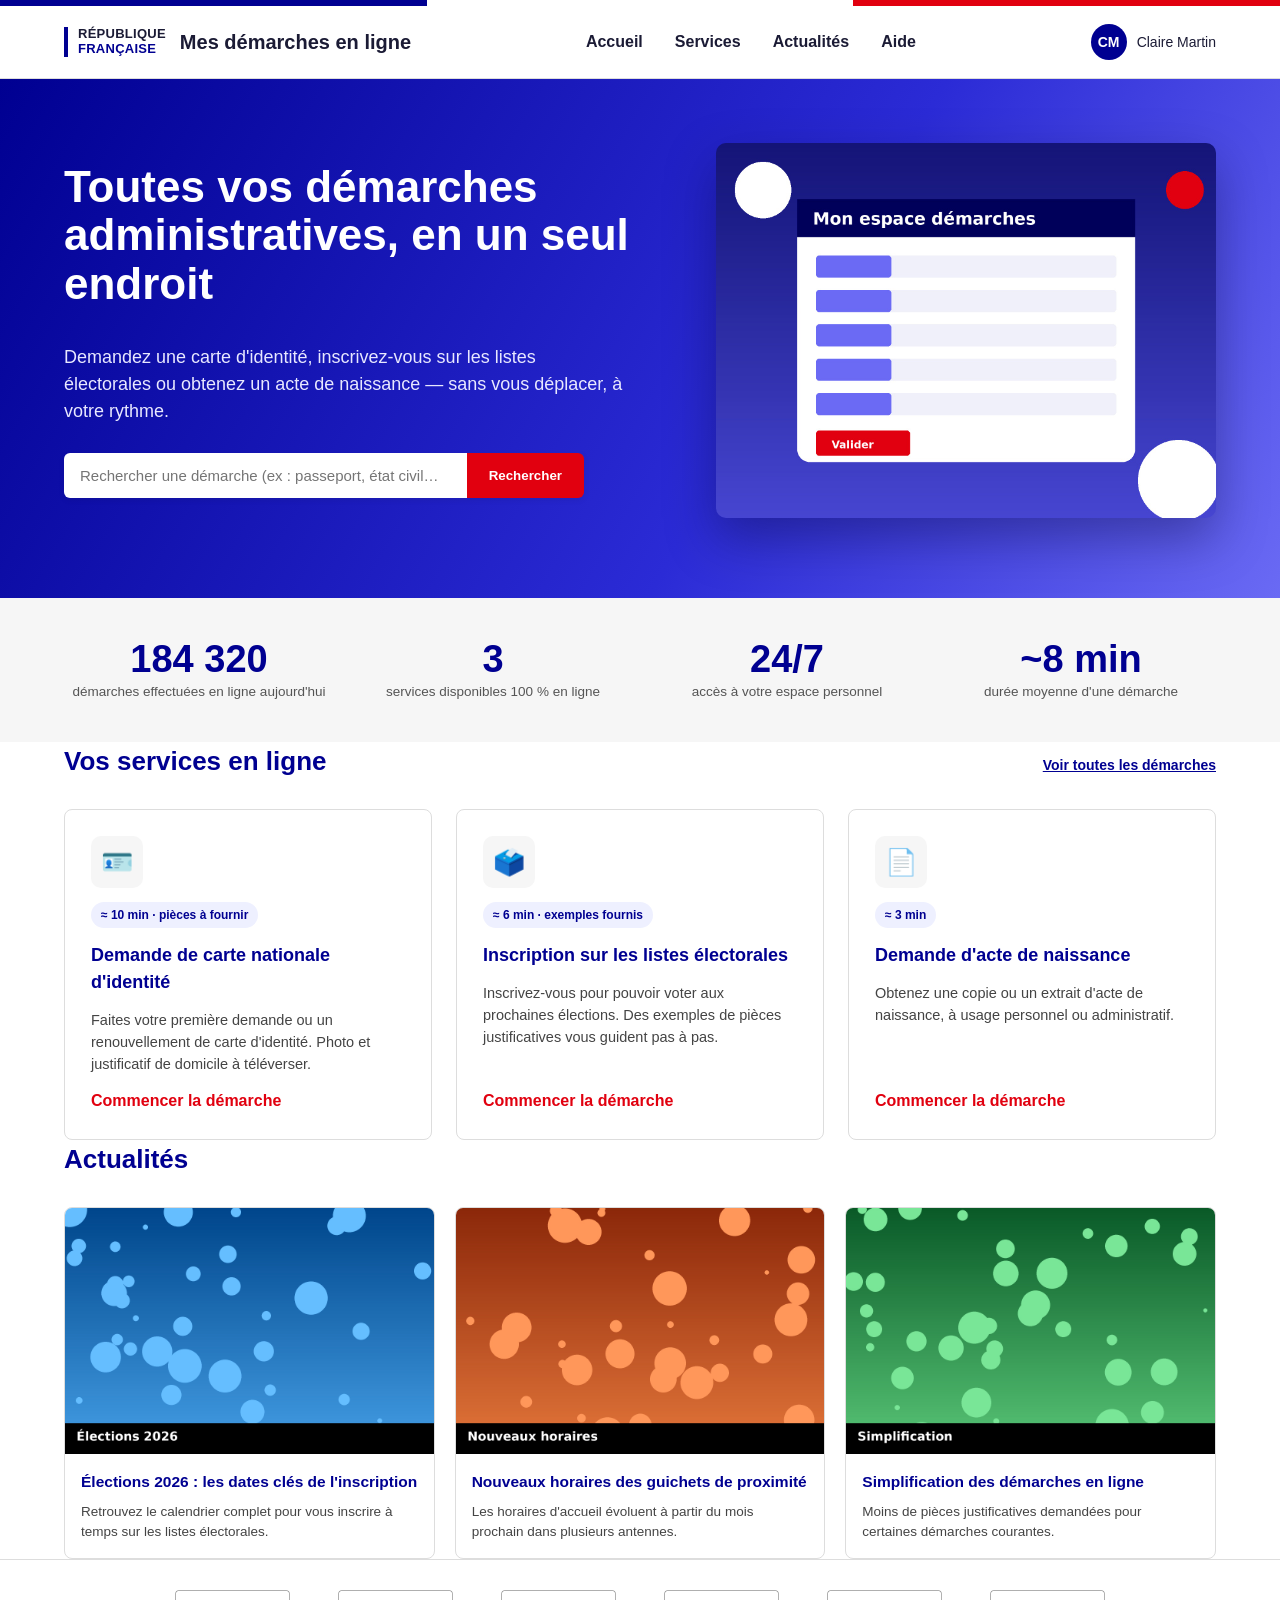
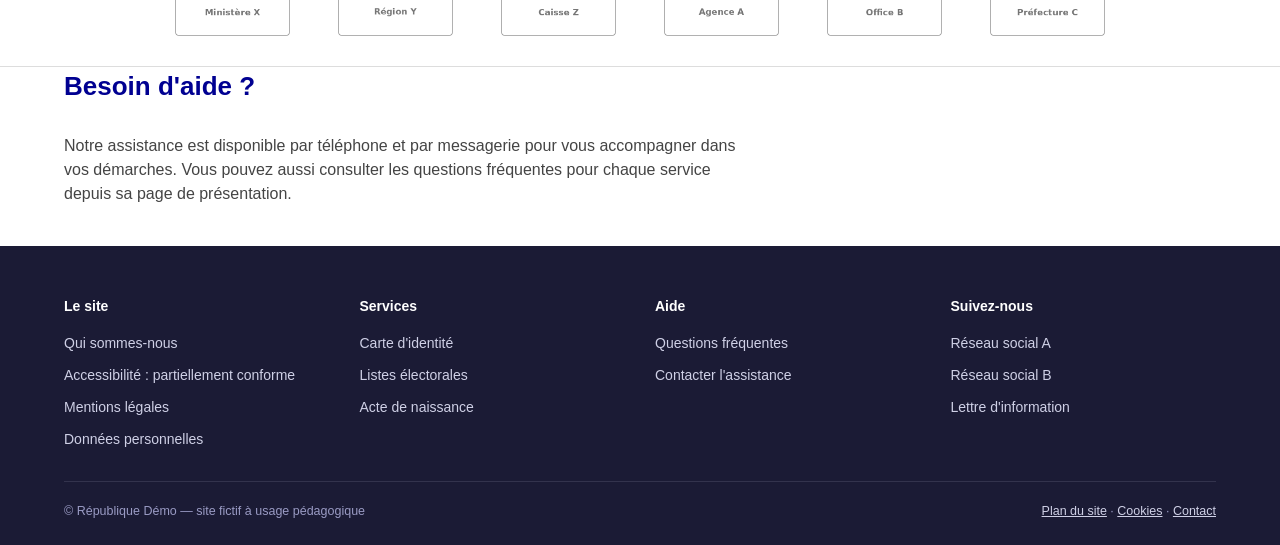
<file: index.html>
<!DOCTYPE html>
<html lang="fr">
<head>
<meta charset="UTF-8">
<meta name="viewport" content="width=device-width, initial-scale=1.0">
<meta http-equiv="Content-Security-Policy" content="default-src 'self'; script-src 'self' 'unsafe-inline'; style-src 'self' 'unsafe-inline'; img-src 'self' data:; font-src 'self'; connect-src 'self'; object-src 'none'; base-uri 'self'; form-action 'self'">
<meta http-equiv="X-Content-Type-Options" content="nosniff">
<link rel="icon" href="favicon.svg" type="image/svg+xml">
<link rel="icon" href="favicon.ico" sizes="any">
<title>Mes démarches en ligne — Carte d'identité, listes électorales, acte de naissance</title>
<meta name="description" content="Effectuez vos démarches administratives en ligne : demande de carte d'identité, inscription sur les listes électorales et demande d'acte de naissance.">
<meta name="robots" content="index, follow">
<link rel="canonical" href="https://charlenehourdin.github.io/servicepublic/">
<meta property="og:type" content="website">
<meta property="og:locale" content="fr_FR">
<meta property="og:site_name" content="Mes démarches en ligne">
<meta property="og:title" content="Mes démarches en ligne — Démarches administratives">
<meta property="og:description" content="Carte d'identité, listes électorales et acte de naissance : réalisez vos démarches en ligne.">
<meta property="og:url" content="https://charlenehourdin.github.io/servicepublic/">
<meta property="og:image" content="https://charlenehourdin.github.io/servicepublic/img/hero-illustration.jpg">
<meta name="twitter:card" content="summary_large_image">
<meta name="twitter:title" content="Mes démarches en ligne">
<meta name="twitter:description" content="Effectuez vos démarches administratives en ligne.">
<meta name="twitter:image" content="https://charlenehourdin.github.io/servicepublic/img/hero-illustration.jpg">
<link rel="stylesheet" href="css/style.min.css">
<script type="application/ld+json">
{
  "@context": "https://schema.org",
  "@graph": [
    {
      "@type": "WebSite",
      "name": "Mes démarches en ligne",
      "url": "https://charlenehourdin.github.io/servicepublic/",
      "description": "Portail de démonstration pour effectuer des démarches administratives en ligne.",
      "inLanguage": "fr-FR",
      "potentialAction": {
        "@type": "SearchAction",
        "target": "https://charlenehourdin.github.io/servicepublic/?q={search_term_string}",
        "query-input": "required name=search_term_string"
      }
    },
    {
      "@type": "Organization",
      "name": "République Démo",
      "url": "https://charlenehourdin.github.io/servicepublic/"
    }
  ]
}
</script>
</head>
<body>

<a class="skiplink" href="#contenu-principal">Aller au contenu</a>

<div class="bandeau-tricolore" aria-hidden="true"><span></span><span></span><span></span></div>

<header class="site-header">
  <div class="header-inner">
    <a href="index.html" class="bloc-marque">
      <span class="logo-rf">RÉPUBLIQUE<br><strong>FRANÇAISE</strong></span>
      <span class="nom-service">Mes démarches en ligne</span>
    </a>
    <nav class="nav-principale" aria-label="Navigation principale">
      <ul>
        <li><a href="index.html" aria-current="page">Accueil</a></li>
        <li><a href="#services">Services</a></li>
        <li><a href="#actualites">Actualités</a></li>
        <li><a href="#aide">Aide</a></li>
      </ul>
    </nav>
    <div class="compte-utilisateur" aria-label="Compte connecté : Claire Martin">
      <div class="avatar-utilisateur" aria-hidden="true">CM</div>
      <span>Claire Martin</span>
    </div>
  </div>
</header>

<main id="contenu-principal">

<section class="hero" aria-labelledby="titre-hero">
  <div class="hero-inner">
    <div>
      <h1 id="titre-hero">Toutes vos démarches administratives, en un seul endroit</h1>
      <p class="intro">Demandez une carte d'identité, inscrivez-vous sur les listes électorales ou obtenez un acte de naissance — sans vous déplacer, à votre rythme.</p>
      <form class="barre-recherche" role="search" action="index.html" method="get" onsubmit="return false;">
        <label class="visually-hidden" for="recherche-demarche">Rechercher une démarche</label>
        <input type="search" id="recherche-demarche" name="q" placeholder="Rechercher une démarche (ex : passeport, état civil…)" autocomplete="off">
        <button type="submit">Rechercher</button>
      </form>
    </div>
    <div class="hero-media">
      <img src="img/hero-illustration.jpg" alt="Espace personnel de démarches en ligne sur un écran" width="1600" height="1200" fetchpriority="high">
    </div>
  </div>
</section>

<section class="chiffres-cles" aria-label="Chiffres clés">
  <div class="conteneur">
    <div class="chiffres-grid">
      <div>
        <div class="chiffre">184 320</div>
        <div class="chiffre-label">démarches effectuées en ligne aujourd'hui</div>
      </div>
      <div>
        <div class="chiffre">3</div>
        <div class="chiffre-label">services disponibles 100 % en ligne</div>
      </div>
      <div>
        <div class="chiffre">24/7</div>
        <div class="chiffre-label">accès à votre espace personnel</div>
      </div>
      <div>
        <div class="chiffre">~8 min</div>
        <div class="chiffre-label">durée moyenne d'une démarche</div>
      </div>
    </div>
  </div>
</section>

<section id="services" class="conteneur" aria-labelledby="titre-services">
  <div class="section-titre">
    <h2 id="titre-services">Vos services en ligne</h2>
    <a class="lien-tout" href="#services">Voir toutes les démarches</a>
  </div>

  <ul class="grille-services">
    <li>
      <a class="carte-service" href="pages/carte-identite/etape-1.html">
        <div class="pictogramme" aria-hidden="true">🪪</div>
        <span class="badge-duree">≈ 10 min · pièces à fournir</span>
        <h3>Demande de carte nationale d'identité</h3>
        <p>Faites votre première demande ou un renouvellement de carte d'identité. Photo et justificatif de domicile à téléverser.</p>
        <span class="fleche">Commencer la démarche</span>
      </a>
    </li>
    <li>
      <a class="carte-service" href="pages/inscription-electorale/etape-1.html">
        <div class="pictogramme" aria-hidden="true">🗳️</div>
        <span class="badge-duree">≈ 6 min · exemples fournis</span>
        <h3>Inscription sur les listes électorales</h3>
        <p>Inscrivez-vous pour pouvoir voter aux prochaines élections. Des exemples de pièces justificatives vous guident pas à pas.</p>
        <span class="fleche">Commencer la démarche</span>
      </a>
    </li>
    <li>
      <a class="carte-service" href="pages/acte-naissance/etape-1.html">
        <div class="pictogramme" aria-hidden="true">📄</div>
        <span class="badge-duree">≈ 3 min</span>
        <h3>Demande d'acte de naissance</h3>
        <p>Obtenez une copie ou un extrait d'acte de naissance, à usage personnel ou administratif.</p>
        <span class="fleche">Commencer la démarche</span>
      </a>
    </li>
  </ul>
</section>

<section id="actualites" class="conteneur" aria-labelledby="titre-actualites">
  <div class="section-titre">
    <h2 id="titre-actualites">Actualités</h2>
  </div>
  <div class="bloc-actus">
    <article class="carte-actu">
      <img src="img/actu-1.jpg" alt="Calendrier électoral et urne de vote" width="1920" height="1280" loading="lazy">
      <div class="contenu">
        <h3>Élections 2026 : les dates clés de l'inscription</h3>
        <p>Retrouvez le calendrier complet pour vous inscrire à temps sur les listes électorales.</p>
      </div>
    </article>
    <article class="carte-actu">
      <img src="img/actu-2.jpg" alt="Guichet d'accueil d'une administration" width="1920" height="1280" loading="lazy">
      <div class="contenu">
        <h3>Nouveaux horaires des guichets de proximité</h3>
        <p>Les horaires d'accueil évoluent à partir du mois prochain dans plusieurs antennes.</p>
      </div>
    </article>
    <article class="carte-actu">
      <img src="img/actu-3.jpg" alt="Personne effectuant une démarche sur un ordinateur" width="1920" height="1280" loading="lazy">
      <div class="contenu">
        <h3>Simplification des démarches en ligne</h3>
        <p>Moins de pièces justificatives demandées pour certaines démarches courantes.</p>
      </div>
    </article>
  </div>
</section>

<aside class="bandeau-partenaires" aria-label="Organismes partenaires">
  <div class="piste-logos">
    <img src="img/logo-1.png" alt="Ministère X" width="400" height="160" loading="lazy">
    <img src="img/logo-2.png" alt="Région Y" width="400" height="160" loading="lazy">
    <img src="img/logo-3.png" alt="Caisse Z" width="400" height="160" loading="lazy">
    <img src="img/logo-4.png" alt="Agence A" width="400" height="160" loading="lazy">
    <img src="img/logo-5.png" alt="Office B" width="400" height="160" loading="lazy">
    <img src="img/logo-6.png" alt="Préfecture C" width="400" height="160" loading="lazy">
  </div>
</aside>

<section id="aide" class="conteneur" aria-labelledby="titre-aide">
  <div class="section-titre"><h2 id="titre-aide">Besoin d'aide ?</h2></div>
  <p class="texte-aide">Notre assistance est disponible par téléphone et par messagerie pour vous accompagner dans vos démarches. Vous pouvez aussi consulter les questions fréquentes pour chaque service depuis sa page de présentation.</p>
</section>

</main>

<footer class="site-footer">
  <div class="conteneur">
    <div class="footer-grid">
      <div>
        <h2>Le site</h2>
        <ul>
          <li><a href="#aide">Qui sommes-nous</a></li>
          <li><a href="#aide">Accessibilité : partiellement conforme</a></li>
          <li><a href="#aide">Mentions légales</a></li>
          <li><a href="#aide">Données personnelles</a></li>
        </ul>
      </div>
      <nav aria-label="Services dans le pied de page">
        <h2>Services</h2>
        <ul>
          <li><a href="pages/carte-identite/etape-1.html">Carte d'identité</a></li>
          <li><a href="pages/inscription-electorale/etape-1.html">Listes électorales</a></li>
          <li><a href="pages/acte-naissance/etape-1.html">Acte de naissance</a></li>
        </ul>
      </nav>
      <div>
        <h2>Aide</h2>
        <ul>
          <li><a href="#aide">Questions fréquentes</a></li>
          <li><a href="#aide">Contacter l'assistance</a></li>
        </ul>
      </div>
      <div>
        <h2>Suivez-nous</h2>
        <ul>
          <li><a href="#aide">Réseau social A</a></li>
          <li><a href="#aide">Réseau social B</a></li>
          <li><a href="#aide">Lettre d'information</a></li>
        </ul>
      </div>
    </div>
    <div class="footer-bas">
      <span>© République Démo — site fictif à usage pédagogique</span>
      <span><a href="#contenu-principal">Plan du site</a> · <a href="#aide">Cookies</a> · <a href="#aide">Contact</a></span>
    </div>
  </div>
</footer>

<script src="js/main.min.js"></script>
</body>
</html>
</file>
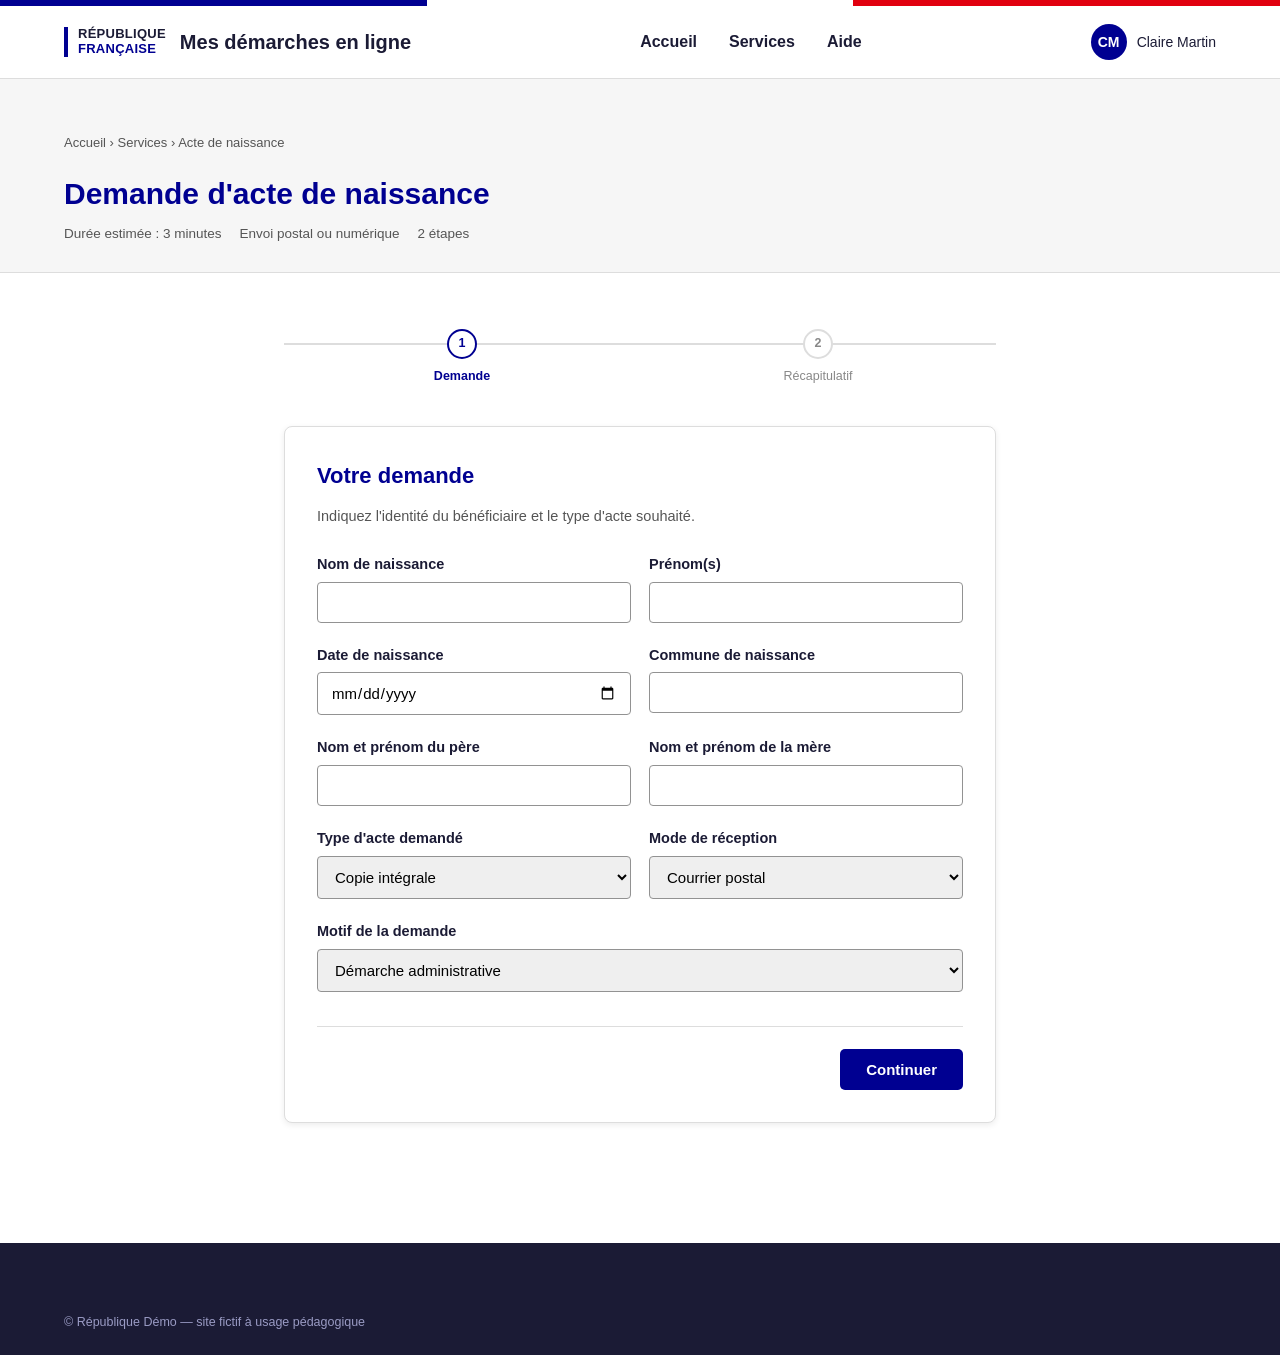
<file: pages/acte-naissance/etape-1.html>
<!DOCTYPE html>
<html lang="fr">
<head>
<meta charset="UTF-8">
<meta name="viewport" content="width=device-width, initial-scale=1.0">
<meta http-equiv="Content-Security-Policy" content="default-src 'self'; script-src 'self' 'unsafe-inline'; style-src 'self' 'unsafe-inline'; img-src 'self' data:; font-src 'self'; connect-src 'self'; object-src 'none'; base-uri 'self'; form-action 'self'">
<meta http-equiv="X-Content-Type-Options" content="nosniff">
<link rel="icon" href="../../favicon.svg" type="image/svg+xml">
<link rel="icon" href="../../favicon.ico" sizes="any">
<title>Demande d'acte de naissance — Mes démarches en ligne</title>
<meta name="description" content="Demandez une copie ou un extrait d'acte de naissance en ligne, avec envoi postal ou numérique.">
<meta name="robots" content="index, follow">
<link rel="canonical" href="https://charlenehourdin.github.io/servicepublic/pages/acte-naissance/etape-1.html">
<meta property="og:type" content="website">
<meta property="og:locale" content="fr_FR">
<meta property="og:title" content="Demande d'acte de naissance">
<meta property="og:description" content="Obtenez une copie ou un extrait d'acte de naissance en ligne.">
<meta property="og:url" content="https://charlenehourdin.github.io/servicepublic/pages/acte-naissance/etape-1.html">
<link rel="stylesheet" href="../../css/style.min.css">
</head>
<body>

<a class="skiplink" href="#contenu-principal">Aller au contenu</a>

<div class="bandeau-tricolore" aria-hidden="true"><span></span><span></span><span></span></div>

<header class="site-header">
  <div class="header-inner">
    <a href="../../index.html" class="bloc-marque">
      <span class="logo-rf">RÉPUBLIQUE<br><strong>FRANÇAISE</strong></span>
      <span class="nom-service">Mes démarches en ligne</span>
    </a>
    <nav class="nav-principale" aria-label="Navigation principale">
      <ul>
        <li><a href="../../index.html">Accueil</a></li>
        <li><a href="../../index.html#services">Services</a></li>
        <li><a href="../../index.html#aide">Aide</a></li>
      </ul>
    </nav>
    <div class="compte-utilisateur" aria-label="Compte connecté : Claire Martin">
      <div class="avatar-utilisateur" aria-hidden="true">CM</div>
      <span>Claire Martin</span>
    </div>
  </div>
</header>

<main id="contenu-principal">

<div class="entete-service">
  <div class="conteneur">
    <nav class="fil-ariane" aria-label="Fil d'Ariane">
      <a href="../../index.html">Accueil</a> › <a href="../../index.html#services">Services</a> › <span aria-current="page">Acte de naissance</span>
    </nav>
    <h1>Demande d'acte de naissance</h1>
    <div class="meta">
      <span>Durée estimée : 3 minutes</span>
      <span>Envoi postal ou numérique</span>
      <span>2 étapes</span>
    </div>
  </div>
</div>

<div class="zone-formulaire">

  <ol class="stepper" aria-label="Étapes de la démarche">
    <li class="step actif" data-step="1" aria-current="step"><div class="rond" aria-hidden="true">1</div>Demande</li>
    <li class="step" data-step="2"><div class="rond" aria-hidden="true">2</div>Récapitulatif</li>
  </ol>

  <div id="etape-1" class="ecran-etape actif" aria-labelledby="titre-etape-1">
    <div class="carte-etape">
      <h2 id="titre-etape-1">Votre demande</h2>
      <p class="sous-titre">Indiquez l'identité du bénéficiaire et le type d'acte souhaité.</p>

      <div class="ligne-deux">
        <div class="groupe-champ">
          <label for="nom">Nom de naissance</label>
          <input type="text" id="nom" name="nom" autocomplete="family-name">
        </div>
        <div class="groupe-champ">
          <label for="prenom">Prénom(s)</label>
          <input type="text" id="prenom" name="prenom" autocomplete="given-name">
        </div>
      </div>

      <div class="ligne-deux">
        <div class="groupe-champ">
          <label for="date-naissance">Date de naissance</label>
          <input type="date" id="date-naissance" name="date-naissance" autocomplete="bday">
        </div>
        <div class="groupe-champ">
          <label for="lieu-naissance">Commune de naissance</label>
          <input type="text" id="lieu-naissance" name="lieu-naissance">
        </div>
      </div>

      <div class="ligne-deux">
        <div class="groupe-champ">
          <label for="nom-pere">Nom et prénom du père</label>
          <input type="text" id="nom-pere" name="nom-pere">
        </div>
        <div class="groupe-champ">
          <label for="nom-mere">Nom et prénom de la mère</label>
          <input type="text" id="nom-mere" name="nom-mere">
        </div>
      </div>

      <div class="ligne-deux">
        <div class="groupe-champ">
          <label for="type-acte">Type d'acte demandé</label>
          <select id="type-acte" name="type-acte">
            <option>Copie intégrale</option>
            <option>Extrait avec filiation</option>
            <option>Extrait sans filiation</option>
          </select>
        </div>
        <div class="groupe-champ">
          <label for="mode-envoi">Mode de réception</label>
          <select id="mode-envoi" name="mode-envoi">
            <option>Courrier postal</option>
            <option>Téléchargement numérique</option>
          </select>
        </div>
      </div>

      <div class="groupe-champ">
        <label for="motif">Motif de la demande</label>
        <select id="motif" name="motif">
          <option>Démarche administrative</option>
          <option>Mariage</option>
          <option>Naturalisation</option>
          <option>Usage personnel</option>
        </select>
      </div>

      <div class="actions-etape">
        <span></span>
        <button class="bouton bouton-primaire" type="button" onclick="allerEtape(2)">Continuer</button>
      </div>
    </div>
  </div>

  <div id="etape-2" class="ecran-etape" aria-labelledby="titre-etape-2" aria-hidden="true" inert>
    <div class="carte-etape">
      <h2 id="titre-etape-2">Vérifiez votre demande</h2>

      <div class="recapitulatif" aria-label="Récapitulatif de la demande">
        <div class="recap-ligne"><span class="label">Bénéficiaire</span><span class="valeur">Claire Martin</span></div>
        <div class="recap-ligne"><span class="label">Né(e) le</span><span class="valeur">14/03/1990 à Toulouse</span></div>
        <div class="recap-ligne"><span class="label">Type d'acte</span><span class="valeur">Copie intégrale</span></div>
        <div class="recap-ligne"><span class="label">Mode de réception</span><span class="valeur">Courrier postal</span></div>
      </div>

      <div class="groupe-champ">
        <label for="attestation-naiss"><input type="checkbox" id="attestation-naiss" name="attestation" checked> Je certifie l'exactitude de ces informations.</label>
      </div>

      <div class="progress-wrap" data-progress-wrap hidden>
        <p class="progress-label" id="label-progress-naiss">Envoi de la demande en cours…</p>
        <div class="progress-track" role="progressbar" aria-labelledby="label-progress-naiss" aria-valuemin="0" aria-valuemax="100" aria-valuenow="0">
          <div class="progress-bar" data-progress-bar></div>
        </div>
      </div>

      <div class="actions-etape">
        <button class="bouton bouton-secondaire" type="button" onclick="allerEtape(1)">Retour</button>
        <button class="bouton bouton-primaire" id="bouton-soumettre" type="button" onclick="soumettreDossier('NAISS')">Envoyer ma demande</button>
      </div>
    </div>
  </div>

  <div id="etape-99" class="ecran-etape" aria-labelledby="titre-confirmation" aria-hidden="true" inert>
    <div class="carte-etape bandeau-confirmation">
      <div class="icone-ok" aria-hidden="true">✓</div>
      <h2 id="titre-confirmation">Votre demande a bien été envoyée</h2>
      <p>Votre numéro de suivi de dossier :</p>
      <div class="numero-dossier" data-numero-dossier aria-live="polite">—</div>
      <p class="actions-confirmation"><a class="bouton bouton-secondaire" href="../../index.html">Retour à l'accueil</a></p>
    </div>
  </div>

</div>

</main>

<footer class="site-footer">
  <div class="conteneur footer-bas" style="border-top:none;">
    <span>© République Démo — site fictif à usage pédagogique</span>
  </div>
</footer>

<script src="../../js/main.min.js"></script>
</body>
</html>
</file>
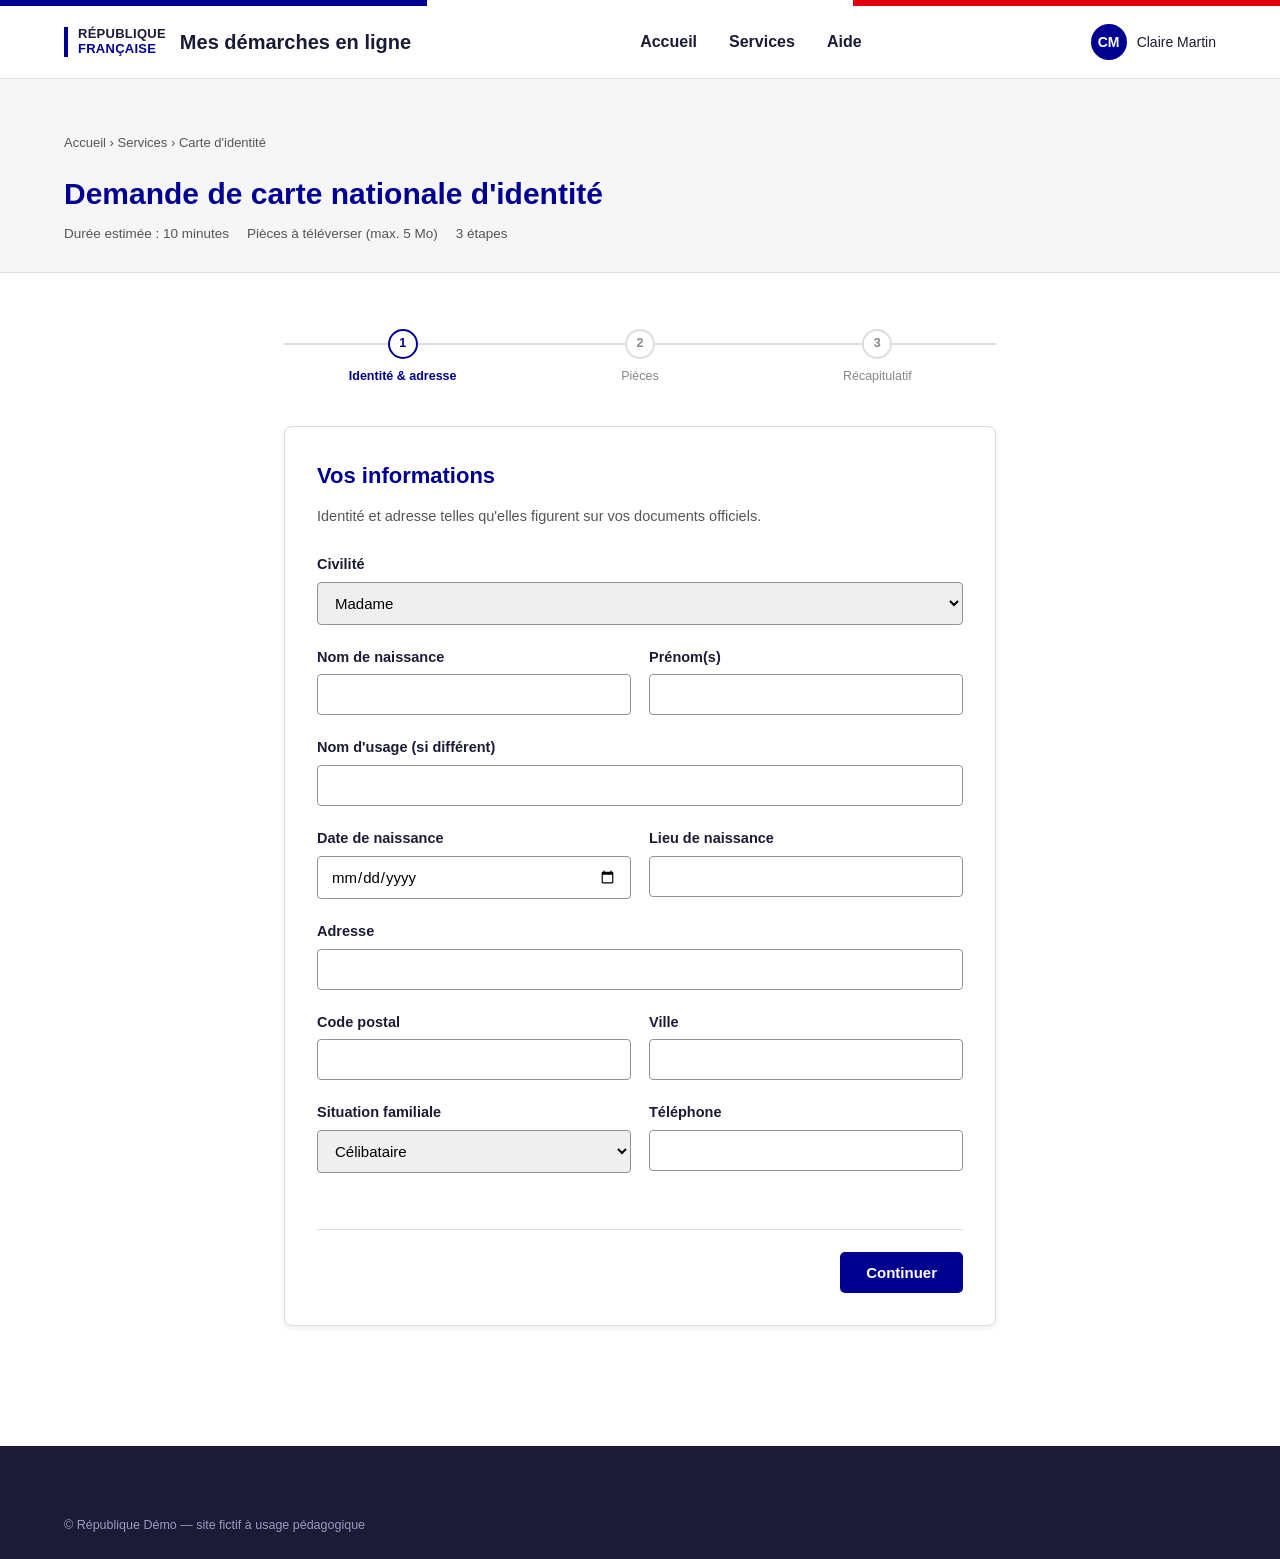
<file: pages/carte-identite/etape-1.html>
<!DOCTYPE html>
<html lang="fr">
<head>
<meta charset="UTF-8">
<meta name="viewport" content="width=device-width, initial-scale=1.0">
<meta http-equiv="Content-Security-Policy" content="default-src 'self'; script-src 'self' 'unsafe-inline'; style-src 'self' 'unsafe-inline'; img-src 'self' data:; font-src 'self'; connect-src 'self'; object-src 'none'; base-uri 'self'; form-action 'self'">
<meta http-equiv="X-Content-Type-Options" content="nosniff">
<link rel="icon" href="../../favicon.svg" type="image/svg+xml">
<link rel="icon" href="../../favicon.ico" sizes="any">
<title>Demande de carte nationale d'identité — Mes démarches en ligne</title>
<meta name="description" content="Demandez ou renouvelez votre carte nationale d'identité en ligne. Téléversez votre photo et votre justificatif de domicile.">
<meta name="robots" content="index, follow">
<link rel="canonical" href="https://charlenehourdin.github.io/servicepublic/pages/carte-identite/etape-1.html">
<meta property="og:type" content="website">
<meta property="og:locale" content="fr_FR">
<meta property="og:title" content="Demande de carte nationale d'identité">
<meta property="og:description" content="Effectuez votre demande de carte d'identité en ligne en quelques étapes.">
<meta property="og:url" content="https://charlenehourdin.github.io/servicepublic/pages/carte-identite/etape-1.html">
<link rel="stylesheet" href="../../css/style.min.css">
</head>
<body>

<a class="skiplink" href="#contenu-principal">Aller au contenu</a>

<div class="bandeau-tricolore" aria-hidden="true"><span></span><span></span><span></span></div>

<header class="site-header">
  <div class="header-inner">
    <a href="../../index.html" class="bloc-marque">
      <span class="logo-rf">RÉPUBLIQUE<br><strong>FRANÇAISE</strong></span>
      <span class="nom-service">Mes démarches en ligne</span>
    </a>
    <nav class="nav-principale" aria-label="Navigation principale">
      <ul>
        <li><a href="../../index.html">Accueil</a></li>
        <li><a href="../../index.html#services">Services</a></li>
        <li><a href="../../index.html#aide">Aide</a></li>
      </ul>
    </nav>
    <div class="compte-utilisateur" aria-label="Compte connecté : Claire Martin">
      <div class="avatar-utilisateur" aria-hidden="true">CM</div>
      <span>Claire Martin</span>
    </div>
  </div>
</header>

<main id="contenu-principal">

<div class="entete-service">
  <div class="conteneur">
    <nav class="fil-ariane" aria-label="Fil d'Ariane">
      <a href="../../index.html">Accueil</a> › <a href="../../index.html#services">Services</a> › <span aria-current="page">Carte d'identité</span>
    </nav>
    <h1>Demande de carte nationale d'identité</h1>
    <div class="meta">
      <span>Durée estimée : 10 minutes</span>
      <span>Pièces à téléverser (max. 5 Mo)</span>
      <span>3 étapes</span>
    </div>
  </div>
</div>

<div class="zone-formulaire">

  <ol class="stepper" aria-label="Étapes de la démarche">
    <li class="step actif" data-step="1" aria-current="step"><div class="rond" aria-hidden="true">1</div>Identité &amp; adresse</li>
    <li class="step" data-step="2"><div class="rond" aria-hidden="true">2</div>Pièces</li>
    <li class="step" data-step="3"><div class="rond" aria-hidden="true">3</div>Récapitulatif</li>
  </ol>

  <div id="etape-1" class="ecran-etape actif" aria-labelledby="titre-etape-1">
    <div class="carte-etape">
      <h2 id="titre-etape-1">Vos informations</h2>
      <p class="sous-titre">Identité et adresse telles qu'elles figurent sur vos documents officiels.</p>

      <div class="groupe-champ">
        <label for="civilite">Civilité</label>
        <select id="civilite" name="civilite" autocomplete="sex">
          <option>Madame</option>
          <option>Monsieur</option>
        </select>
      </div>

      <div class="ligne-deux">
        <div class="groupe-champ">
          <label for="nom">Nom de naissance</label>
          <input type="text" id="nom" name="nom" autocomplete="family-name">
        </div>
        <div class="groupe-champ">
          <label for="prenom">Prénom(s)</label>
          <input type="text" id="prenom" name="prenom" autocomplete="given-name">
        </div>
      </div>

      <div class="groupe-champ">
        <label for="nom-usage">Nom d'usage (si différent)</label>
        <input type="text" id="nom-usage" name="nom-usage" autocomplete="additional-name">
      </div>

      <div class="ligne-deux">
        <div class="groupe-champ">
          <label for="date-naissance">Date de naissance</label>
          <input type="date" id="date-naissance" name="date-naissance" autocomplete="bday">
        </div>
        <div class="groupe-champ">
          <label for="lieu-naissance">Lieu de naissance</label>
          <input type="text" id="lieu-naissance" name="lieu-naissance">
        </div>
      </div>

      <div class="groupe-champ">
        <label for="adresse">Adresse</label>
        <input type="text" id="adresse" name="adresse" autocomplete="street-address">
      </div>

      <div class="ligne-deux">
        <div class="groupe-champ">
          <label for="cp">Code postal</label>
          <input type="text" id="cp" name="cp" autocomplete="postal-code" inputmode="numeric">
        </div>
        <div class="groupe-champ">
          <label for="ville">Ville</label>
          <input type="text" id="ville" name="ville" autocomplete="address-level2">
        </div>
      </div>

      <div class="ligne-deux">
        <div class="groupe-champ">
          <label for="situation">Situation familiale</label>
          <select id="situation" name="situation">
            <option>Célibataire</option>
            <option>Marié(e)</option>
            <option>Pacsé(e)</option>
            <option>Divorcé(e)</option>
            <option>Veuf/Veuve</option>
          </select>
        </div>
        <div class="groupe-champ">
          <label for="telephone">Téléphone</label>
          <input type="tel" id="telephone" name="telephone" autocomplete="tel">
        </div>
      </div>

      <div class="actions-etape">
        <span></span>
        <button class="bouton bouton-primaire" type="button" onclick="allerEtape(2)">Continuer</button>
      </div>
    </div>
  </div>

  <div id="etape-2" class="ecran-etape" aria-labelledby="titre-etape-2" aria-hidden="true" inert>
    <div class="carte-etape">
      <h2 id="titre-etape-2">Pièces justificatives</h2>
      <p class="sous-titre">Téléversez une photo d'identité récente et votre justificatif de domicile. Taille maximale : <strong>5 Mo</strong> par fichier.</p>

      <div class="groupe-champ">
        <label for="input-fichier">Photo d'identité et justificatif de domicile</label>
        <div class="zone-upload" aria-label="Zone de dépôt de fichiers">
          <div class="icone" aria-hidden="true">📤</div>
          <p><strong>Cliquez pour sélectionner vos fichiers</strong> ou glissez-les ici</p>
          <div class="formats" id="formats-fichier">Formats : JPG, PNG, PDF — max. 5 Mo par fichier</div>
        </div>
        <input type="file" id="input-fichier" name="fichiers" multiple accept="image/jpeg,image/png,application/pdf" class="visually-hidden" aria-describedby="formats-fichier info-poids-cni">
        <p class="info-poids" id="info-poids-cni" data-poids-selection>Aucun fichier · max. 5 Mo par fichier</p>
        <div class="alerte-upload" data-alerte-upload hidden role="alert"></div>
        <div class="liste-fichiers" role="list" aria-live="polite" aria-label="Fichiers sélectionnés"></div>
      </div>

      <div class="actions-etape">
        <button class="bouton bouton-secondaire" type="button" onclick="allerEtape(1)">Retour</button>
        <button class="bouton bouton-primaire" type="button" onclick="allerEtape(3)">Continuer</button>
      </div>
    </div>
  </div>

  <div id="etape-3" class="ecran-etape" aria-labelledby="titre-etape-3" aria-hidden="true" inert>
    <div class="carte-etape">
      <h2 id="titre-etape-3">Vérifiez votre dossier</h2>
      <p class="sous-titre">Relisez les informations avant l'envoi définitif.</p>

      <div class="recapitulatif" aria-label="Récapitulatif du dossier">
        <div class="recap-ligne"><span class="label">Nom</span><span class="valeur">Martin</span></div>
        <div class="recap-ligne"><span class="label">Prénom</span><span class="valeur">Claire</span></div>
        <div class="recap-ligne"><span class="label">Date de naissance</span><span class="valeur">14/03/1990</span></div>
        <div class="recap-ligne"><span class="label">Adresse</span><span class="valeur">12 rue des Lilas, 31000 Toulouse</span></div>
        <div class="recap-ligne"><span class="label">Pièces jointes</span><span class="valeur">Voir étape précédente</span></div>
      </div>

      <div class="groupe-champ">
        <label for="attestation-cni"><input type="checkbox" id="attestation-cni" name="attestation" checked> J'atteste de l'exactitude des informations fournies.</label>
      </div>

      <div class="progress-wrap" data-progress-wrap hidden>
        <p class="progress-label" id="label-progress-cni">Envoi du dossier en cours…</p>
        <div class="progress-track" role="progressbar" aria-labelledby="label-progress-cni" aria-valuemin="0" aria-valuemax="100" aria-valuenow="0">
          <div class="progress-bar" data-progress-bar></div>
        </div>
      </div>

      <div class="actions-etape">
        <button class="bouton bouton-secondaire" type="button" onclick="allerEtape(2)">Retour</button>
        <button class="bouton bouton-primaire" id="bouton-soumettre" type="button" onclick="soumettreDossier('CNI')">Envoyer ma demande</button>
      </div>
    </div>
  </div>

  <div id="etape-99" class="ecran-etape" aria-labelledby="titre-confirmation" aria-hidden="true" inert>
    <div class="carte-etape bandeau-confirmation">
      <div class="icone-ok" aria-hidden="true">✓</div>
      <h2 id="titre-confirmation">Votre demande a bien été envoyée</h2>
      <p>Vous recevrez un courriel de confirmation. Votre numéro de suivi de dossier :</p>
      <div class="numero-dossier" data-numero-dossier aria-live="polite">—</div>
      <p class="actions-confirmation"><a class="bouton bouton-secondaire" href="../../index.html">Retour à l'accueil</a></p>
    </div>
  </div>

</div>

</main>

<footer class="site-footer">
  <div class="conteneur footer-bas" style="border-top:none;">
    <span>© République Démo — site fictif à usage pédagogique</span>
  </div>
</footer>

<script src="../../js/main.min.js"></script>
</body>
</html>
</file>
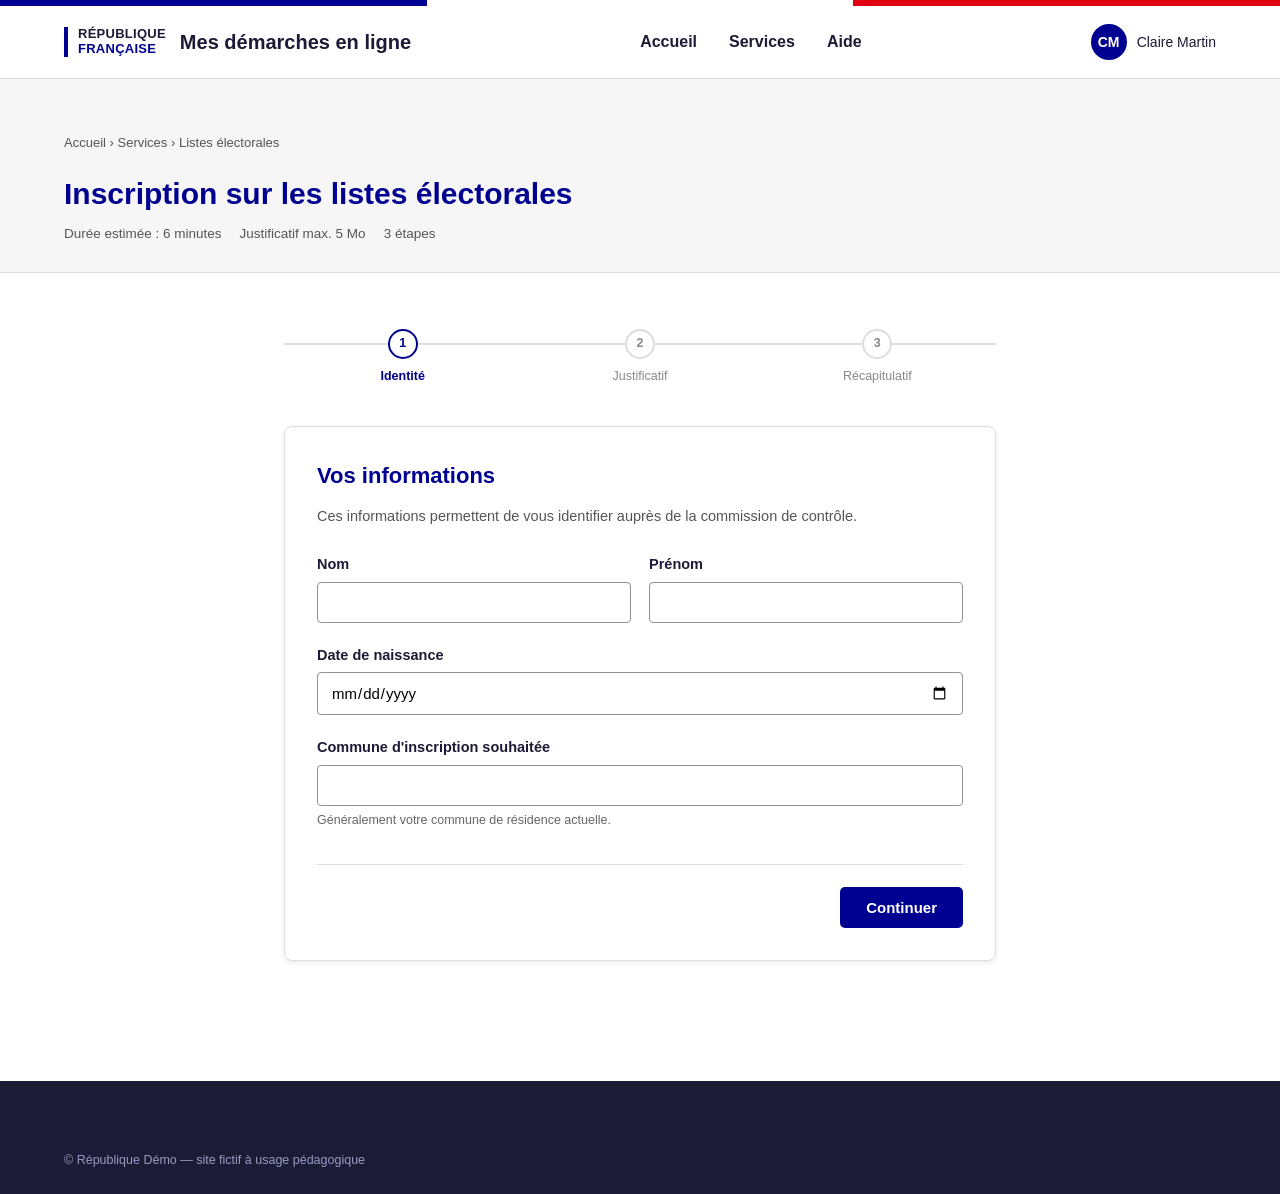
<file: pages/inscription-electorale/etape-1.html>
<!DOCTYPE html>
<html lang="fr">
<head>
<meta charset="UTF-8">
<meta name="viewport" content="width=device-width, initial-scale=1.0">
<meta http-equiv="Content-Security-Policy" content="default-src 'self'; script-src 'self' 'unsafe-inline'; style-src 'self' 'unsafe-inline'; img-src 'self' data:; font-src 'self'; connect-src 'self'; object-src 'none'; base-uri 'self'; form-action 'self'">
<meta http-equiv="X-Content-Type-Options" content="nosniff">
<link rel="icon" href="../../favicon.svg" type="image/svg+xml">
<link rel="icon" href="../../favicon.ico" sizes="any">
<title>Inscription sur les listes électorales — Mes démarches en ligne</title>
<meta name="description" content="Inscrivez-vous sur les listes électorales en ligne. Consultez les exemples de pièces acceptées et téléversez votre justificatif.">
<meta name="robots" content="index, follow">
<link rel="canonical" href="https://charlenehourdin.github.io/servicepublic/pages/inscription-electorale/etape-1.html">
<meta property="og:type" content="website">
<meta property="og:locale" content="fr_FR">
<meta property="og:title" content="Inscription sur les listes électorales">
<meta property="og:description" content="Demande d'inscription sur les listes électorales en ligne.">
<meta property="og:url" content="https://charlenehourdin.github.io/servicepublic/pages/inscription-electorale/etape-1.html">
<link rel="stylesheet" href="../../css/style.min.css">
</head>
<body>

<a class="skiplink" href="#contenu-principal">Aller au contenu</a>

<div class="bandeau-tricolore" aria-hidden="true"><span></span><span></span><span></span></div>

<header class="site-header">
  <div class="header-inner">
    <a href="../../index.html" class="bloc-marque">
      <span class="logo-rf">RÉPUBLIQUE<br><strong>FRANÇAISE</strong></span>
      <span class="nom-service">Mes démarches en ligne</span>
    </a>
    <nav class="nav-principale" aria-label="Navigation principale">
      <ul>
        <li><a href="../../index.html">Accueil</a></li>
        <li><a href="../../index.html#services">Services</a></li>
        <li><a href="../../index.html#aide">Aide</a></li>
      </ul>
    </nav>
    <div class="compte-utilisateur" aria-label="Compte connecté : Claire Martin">
      <div class="avatar-utilisateur" aria-hidden="true">CM</div>
      <span>Claire Martin</span>
    </div>
  </div>
</header>

<main id="contenu-principal">

<div class="entete-service">
  <div class="conteneur">
    <nav class="fil-ariane" aria-label="Fil d'Ariane">
      <a href="../../index.html">Accueil</a> › <a href="../../index.html#services">Services</a> › <span aria-current="page">Listes électorales</span>
    </nav>
    <h1>Inscription sur les listes électorales</h1>
    <div class="meta">
      <span>Durée estimée : 6 minutes</span>
      <span>Justificatif max. 5 Mo</span>
      <span>3 étapes</span>
    </div>
  </div>
</div>

<div class="zone-formulaire">

  <ol class="stepper" aria-label="Étapes de la démarche">
    <li class="step actif" data-step="1" aria-current="step"><div class="rond" aria-hidden="true">1</div>Identité</li>
    <li class="step" data-step="2"><div class="rond" aria-hidden="true">2</div>Justificatif</li>
    <li class="step" data-step="3"><div class="rond" aria-hidden="true">3</div>Récapitulatif</li>
  </ol>

  <div id="etape-1" class="ecran-etape actif" aria-labelledby="titre-etape-1">
    <div class="carte-etape">
      <h2 id="titre-etape-1">Vos informations</h2>
      <p class="sous-titre">Ces informations permettent de vous identifier auprès de la commission de contrôle.</p>

      <div class="ligne-deux">
        <div class="groupe-champ">
          <label for="nom">Nom</label>
          <input type="text" id="nom" name="nom" autocomplete="family-name">
        </div>
        <div class="groupe-champ">
          <label for="prenom">Prénom</label>
          <input type="text" id="prenom" name="prenom" autocomplete="given-name">
        </div>
      </div>

      <div class="groupe-champ">
        <label for="date-naissance">Date de naissance</label>
        <input type="date" id="date-naissance" name="date-naissance" autocomplete="bday">
      </div>

      <div class="groupe-champ">
        <label for="commune">Commune d'inscription souhaitée</label>
        <input type="text" id="commune" name="commune" aria-describedby="aide-commune">
        <div class="aide" id="aide-commune">Généralement votre commune de résidence actuelle.</div>
      </div>

      <div class="actions-etape">
        <span></span>
        <button class="bouton bouton-primaire" type="button" onclick="allerEtape(2)">Continuer</button>
      </div>
    </div>
  </div>

  <div id="etape-2" class="ecran-etape" aria-labelledby="titre-etape-2" aria-hidden="true" inert>
    <div class="carte-etape">
      <h2 id="titre-etape-2">Justificatif d'identité</h2>
      <p class="sous-titre">Comparez votre document aux exemples, puis téléversez-le (max. <strong>5 Mo</strong>).</p>

      <div class="galerie-exemples">
        <div class="exemple-carte valide">
          <img src="../../img/exemple-cni-conforme.jpg" alt="Document conforme : entier, net, lisible" width="1400" height="900" loading="lazy">
          <div class="legende">Conforme — document entier, net, lisible</div>
        </div>
        <div class="exemple-carte invalide">
          <img src="../../img/exemple-cni-floue.jpg" alt="Document flou refusé" width="1400" height="900" loading="lazy">
          <div class="legende">Refusé — photo trop floue</div>
        </div>
        <div class="exemple-carte invalide">
          <img src="../../img/exemple-cni-coupee.jpg" alt="Document coupé refusé" width="1400" height="900" loading="lazy">
          <div class="legende">Refusé — coin du document hors cadre</div>
        </div>
        <div class="exemple-carte invalide">
          <img src="../../img/exemple-cni-reflet.jpg" alt="Document avec reflet refusé" width="1400" height="900" loading="lazy">
          <div class="legende">Refusé — reflet empêchant la lecture</div>
        </div>
      </div>

      <div class="groupe-champ">
        <label for="input-fichier">Téléverser votre justificatif</label>
        <div class="zone-upload" aria-label="Zone de dépôt de fichier">
          <div class="icone" aria-hidden="true">📤</div>
          <p><strong>Cliquez pour sélectionner un fichier</strong> ou glissez-le ici</p>
          <div class="formats" id="formats-fichier">Formats : JPG, PNG, PDF — max. 5 Mo</div>
        </div>
        <input type="file" id="input-fichier" name="fichier" accept="image/jpeg,image/png,application/pdf" class="visually-hidden" aria-describedby="formats-fichier info-poids-elec">
        <p class="info-poids" id="info-poids-elec" data-poids-selection>Aucun fichier · max. 5 Mo par fichier</p>
        <div class="alerte-upload" data-alerte-upload hidden role="alert"></div>
        <div class="liste-fichiers" role="list" aria-live="polite" aria-label="Fichiers sélectionnés"></div>
      </div>

      <div class="actions-etape">
        <button class="bouton bouton-secondaire" type="button" onclick="allerEtape(1)">Retour</button>
        <button class="bouton bouton-primaire" type="button" onclick="allerEtape(3)">Continuer</button>
      </div>
    </div>
  </div>

  <div id="etape-3" class="ecran-etape" aria-labelledby="titre-etape-3" aria-hidden="true" inert>
    <div class="carte-etape">
      <h2 id="titre-etape-3">Vérifiez votre dossier</h2>

      <div class="recapitulatif" aria-label="Récapitulatif du dossier">
        <div class="recap-ligne"><span class="label">Nom</span><span class="valeur">Martin</span></div>
        <div class="recap-ligne"><span class="label">Prénom</span><span class="valeur">Claire</span></div>
        <div class="recap-ligne"><span class="label">Commune</span><span class="valeur">Toulouse</span></div>
        <div class="recap-ligne"><span class="label">Justificatif</span><span class="valeur">Voir étape précédente</span></div>
      </div>

      <div class="groupe-champ">
        <label for="attestation-elec"><input type="checkbox" id="attestation-elec" name="attestation" checked> Je certifie l'exactitude de ces informations.</label>
      </div>

      <div class="progress-wrap" data-progress-wrap hidden>
        <p class="progress-label" id="label-progress-elec">Envoi du dossier en cours…</p>
        <div class="progress-track" role="progressbar" aria-labelledby="label-progress-elec" aria-valuemin="0" aria-valuemax="100" aria-valuenow="0">
          <div class="progress-bar" data-progress-bar></div>
        </div>
      </div>

      <div class="actions-etape">
        <button class="bouton bouton-secondaire" type="button" onclick="allerEtape(2)">Retour</button>
        <button class="bouton bouton-primaire" id="bouton-soumettre" type="button" onclick="soumettreDossier('ELEC')">Envoyer ma demande</button>
      </div>
    </div>
  </div>

  <div id="etape-99" class="ecran-etape" aria-labelledby="titre-confirmation" aria-hidden="true" inert>
    <div class="carte-etape bandeau-confirmation">
      <div class="icone-ok" aria-hidden="true">✓</div>
      <h2 id="titre-confirmation">Votre inscription a bien été envoyée</h2>
      <p>Votre numéro de suivi de dossier :</p>
      <div class="numero-dossier" data-numero-dossier aria-live="polite">—</div>
      <p class="actions-confirmation"><a class="bouton bouton-secondaire" href="../../index.html">Retour à l'accueil</a></p>
    </div>
  </div>

</div>

</main>

<footer class="site-footer">
  <div class="conteneur footer-bas" style="border-top:none;">
    <span>© République Démo — site fictif à usage pédagogique</span>
  </div>
</footer>

<script src="../../js/main.min.js"></script>
</body>
</html>
</file>
<file: css/style.min.css>
:root{--bleu-france:#000091;--bleu-clair:#6a6af4;--rouge-marianne:#e1000f;--noir:#1b1b35;--gris-fond:#f6f6f6;--gris-bordure:#ddd;--blanc:#fff;--ombre:0 2px 6px rgba(0,0,18,.08);--radius:4px}*{box-sizing:border-box}html{scroll-behavior:smooth}.visually-hidden{position:absolute!important;width:1px;height:1px;padding:0;margin:-1px;overflow:hidden;clip:rect(0,0,0,0);white-space:nowrap;border:0}.skiplink{position:absolute;left:16px;top:-100px;z-index:1000;background:var(--blanc);color:var(--bleu-france);padding:12px 18px;font-weight:700;text-decoration:none;border:2px solid var(--bleu-france);border-radius:4px}.skiplink:focus{top:16px}:focus-visible{outline:3px solid var(--bleu-clair);outline-offset:2px}a:focus:not(:focus-visible),button:focus:not(:focus-visible){outline:none}body{margin:0;font-family:sans-serif;color:var(--noir);background:var(--blanc);line-height:1.5;font-size:16px}h1,h2,h3,h4{font-family:sans-serif;font-weight:700;color:var(--bleu-france);margin-top:0}a{color:var(--bleu-france)}img{max-width:100%;height:auto;vertical-align:middle}.bandeau-tricolore{height:6px;display:flex}.bandeau-tricolore span{flex:1}.bandeau-tricolore span:nth-child(1){background:var(--bleu-france)}.bandeau-tricolore span:nth-child(2){background:#fff}.bandeau-tricolore span:nth-child(3){background:var(--rouge-marianne)}header.site-header{border-bottom:1px solid var(--gris-bordure);background:#fff}.header-inner{max-width:1200px;margin:0 auto;padding:18px 24px;display:flex;align-items:center;justify-content:space-between;flex-wrap:wrap;gap:16px}.bloc-marque{display:flex;align-items:center;gap:14px;text-decoration:none;color:var(--noir)}.bloc-marque .logo-rf{font-family:sans-serif;font-weight:800;font-size:13px;line-height:1.15;letter-spacing:.02em;border-left:4px solid var(--bleu-france);padding-left:10px}.bloc-marque .logo-rf strong{display:block;color:var(--bleu-france)}.nom-service{font-family:sans-serif;font-weight:700;font-size:20px}nav.nav-principale ul{list-style:none;display:flex;gap:28px;margin:0;padding:0;font-weight:600}nav.nav-principale a{text-decoration:none;color:var(--noir);padding:6px 2px;border-bottom:2px solid transparent}nav.nav-principale a:hover,nav.nav-principale a:focus{border-bottom:2px solid var(--bleu-france)}.compte-utilisateur{display:flex;align-items:center;gap:10px;font-size:14px}.avatar-utilisateur{width:36px;height:36px;border-radius:50%;background:var(--bleu-france);color:#fff;display:flex;align-items:center;justify-content:center;font-weight:700}.conteneur{max-width:1200px;margin:0 auto;padding:0 24px}.hero{background:linear-gradient(120deg,var(--bleu-france),#2b2bd6 60%,var(--bleu-clair));color:#fff;padding:64px 0 80px;position:relative;overflow:hidden}.hero-inner{max-width:1200px;margin:0 auto;padding:0 24px;display:grid;grid-template-columns:1.1fr .9fr;gap:40px;align-items:center}.hero h1{color:#fff;font-size:clamp(28px,4vw,44px);line-height:1.1}.hero p.intro{font-size:18px;max-width:560px;color:#e8e8ff}.hero .deco-blobs{position:absolute;inset:0;pointer-events:none;z-index:0;opacity:.5}.hero-media{position:relative;z-index:1;border-radius:10px;overflow:hidden;box-shadow:0 20px 50px rgba(0,0,40,.35);aspect-ratio:4 / 3;background:rgba(0,0,40,.15)}.hero-media img{width:100%;height:100%;display:block;object-fit:cover;aspect-ratio:4 / 3}.barre-recherche{margin-top:28px;display:flex;max-width:520px;box-shadow:var(--ombre);border-radius:6px;overflow:hidden}.barre-recherche input{flex:1;border:none;padding:14px 16px;font-size:15px}.barre-recherche button{border:none;background:var(--rouge-marianne);color:#fff;padding:0 22px;font-weight:700;cursor:pointer}section{padding:56px 0}.section-titre{display:flex;align-items:baseline;justify-content:space-between;margin-bottom:28px;flex-wrap:wrap;gap:10px}.section-titre h2{font-size:26px;margin:0}.section-titre .lien-tout{font-weight:600;font-size:14px}.grille-services{display:grid;grid-template-columns:repeat(auto-fit,minmax(280px,1fr));gap:24px;list-style:none;margin:0;padding:0}.grille-services>li{display:flex}.grille-services>li>.carte-service{flex:1}.carte-service{background:#fff;border:1px solid var(--gris-bordure);border-radius:8px;padding:26px;display:flex;flex-direction:column;gap:14px;text-decoration:none;color:var(--noir);transition:transform .35s ease,box-shadow .35s ease;position:relative}.carte-service:hover{transform:translateY(-6px) scale(1.012);box-shadow:0 18px 40px rgba(0,0,60,.12)}.carte-service .pictogramme{width:52px;height:52px;border-radius:10px;background:var(--gris-fond);display:flex;align-items:center;justify-content:center;font-size:26px}.carte-service h3{font-size:18px;margin:0}.carte-service p{margin:0;color:#444;font-size:14.5px}.carte-service .badge-duree{align-self:flex-start;background:#eef0ff;color:var(--bleu-france);font-size:12px;font-weight:700;padding:4px 10px;border-radius:20px}.carte-service .fleche{margin-top:auto;font-weight:700;color:var(--rouge-marianne)}.bloc-actus{display:grid;grid-template-columns:repeat(3,1fr);gap:20px}.carte-actu{border-radius:8px;overflow:hidden;border:1px solid var(--gris-bordure);background:#fff}.carte-actu img{display:block;width:100%;height:auto;aspect-ratio:3 / 2;object-fit:cover;background:var(--gris-fond)}.carte-actu .contenu{padding:16px}.carte-actu h3{font-size:15.5px;margin:0 0 8px}.carte-actu h4{font-size:15.5px;margin:0 0 8px}.carte-actu p{font-size:13.5px;color:#444;margin:0}.texte-aide{max-width:680px;color:#444}.chiffres-cles{background:var(--gris-fond);padding:40px 0}.chiffres-grid{display:grid;grid-template-columns:repeat(4,1fr);gap:24px;text-align:center}.chiffre{font-family:sans-serif;font-size:38px;font-weight:800;color:var(--bleu-france);font-variant-numeric:tabular-nums;min-height:1.15em;line-height:1.15}.chiffre-label{font-size:13.5px;color:#555}.bandeau-partenaires{overflow:hidden;padding:30px 0;border-top:1px solid var(--gris-bordure);border-bottom:1px solid var(--gris-bordure)}.piste-logos{display:flex;gap:48px;flex-wrap:wrap;justify-content:center;width:100%}.piste-logos img{width:115px;height:46px;object-fit:contain;flex-shrink:0;filter:grayscale(100%);opacity:.7}footer.site-footer{background:#1b1b35;color:#cfd0e6;padding:50px 0 24px;margin-top:40px}.footer-grid{display:grid;grid-template-columns:repeat(4,1fr);gap:30px;margin-bottom:30px}.footer-grid h2,.footer-grid h4{color:#fff;font-size:14px;margin-bottom:14px}.footer-grid ul{list-style:none;padding:0;margin:0;display:flex;flex-direction:column;gap:8px}.footer-grid a{color:#cfd0e6;text-decoration:none;font-size:14px}.footer-grid a:hover,.footer-grid a:focus{color:#fff;text-decoration:underline}.footer-bas{border-top:1px solid #33334d;padding-top:20px;font-size:12.5px;color:#9a9bc4;display:flex;justify-content:space-between;flex-wrap:wrap;gap:10px}.footer-bas a{color:#cfd0e6}.footer-bas a:hover,.footer-bas a:focus{color:#fff}.zone-upload:focus-visible{border-color:var(--bleu-france);outline:3px solid var(--bleu-clair);outline-offset:2px}.stepper[role="list"]{list-style:none;padding:0;margin:0 0 40px}@media (prefers-reduced-motion:reduce){html{scroll-behavior:auto}*,*::before,*::after{animation-duration:0.01ms!important;animation-iteration-count:1!important;transition-duration:0.01ms!important}.carte-service:hover{transform:none}}.fil-ariane{font-size:13px;color:#555;margin:18px 0}.fil-ariane a{color:#555;text-decoration:none}.fil-ariane a:hover{text-decoration:underline}.entete-service{background:var(--gris-fond);padding:36px 0 28px;border-bottom:1px solid var(--gris-bordure)}.entete-service h1{font-size:30px;margin-bottom:8px}.entete-service .meta{display:flex;gap:18px;font-size:13.5px;color:#555;flex-wrap:wrap}.zone-formulaire{max-width:760px;margin:0 auto;padding:40px 24px 80px}.stepper{display:flex;justify-content:space-between;margin-bottom:40px;position:relative;list-style:none;padding:0}.stepper::before{content:"";position:absolute;top:14px;left:0;right:0;height:2px;background:var(--gris-bordure);z-index:0}.step{flex:1;text-align:center;position:relative;z-index:1;font-size:12.5px;color:#888}.step .rond{width:30px;height:30px;border-radius:50%;background:#fff;border:2px solid var(--gris-bordure);display:flex;align-items:center;justify-content:center;margin:0 auto 8px;font-weight:700;color:#888}.step.actif .rond{border-color:var(--bleu-france);color:var(--bleu-france)}.step.actif{color:var(--bleu-france);font-weight:700}.step.fait .rond{background:var(--bleu-france);border-color:var(--bleu-france);color:#fff}.carte-etape{background:#fff;border:1px solid var(--gris-bordure);border-radius:8px;padding:32px;box-shadow:var(--ombre)}.carte-etape h2{font-size:22px;margin-bottom:6px}.carte-etape .sous-titre{color:#555;margin-bottom:26px;font-size:14.5px}.groupe-champ{margin-bottom:22px}.groupe-champ label{display:block;font-weight:600;margin-bottom:6px;font-size:14.5px}.groupe-champ .aide{font-size:12.5px;color:#666;margin-top:5px}.groupe-champ input[type=text],.groupe-champ input[type=email],.groupe-champ input[type=tel],.groupe-champ input[type=date],.groupe-champ select,.groupe-champ textarea{width:100%;padding:11px 13px;border:1px solid #929292;border-radius:4px;font-size:15px;font-family:inherit}.groupe-champ input:focus,.groupe-champ select:focus,.groupe-champ textarea:focus{outline:2px solid var(--bleu-clair);outline-offset:1px}.ligne-deux{display:grid;grid-template-columns:1fr 1fr;gap:18px}.actions-etape{display:flex;justify-content:space-between;margin-top:34px;padding-top:22px;border-top:1px solid var(--gris-bordure)}.bouton{display:inline-flex;align-items:center;gap:8px;padding:12px 26px;border-radius:5px;font-weight:700;font-size:15px;border:none;cursor:pointer;text-decoration:none}.bouton-primaire{background:var(--bleu-france);color:#fff}.bouton-primaire:hover{background:#1212a8}.bouton-secondaire{background:#fff;color:var(--bleu-france);border:1px solid var(--bleu-france)}.bouton-secondaire:hover{background:#eef0ff}.zone-upload{border:2px dashed #9a9a9a;border-radius:8px;padding:36px;text-align:center;background:#fafafa;cursor:pointer;transition:border-color .2s}.zone-upload:hover{border-color:var(--bleu-france)}.zone-upload .icone{font-size:34px}.zone-upload .formats{font-size:12px;color:#777;margin-top:10px}.info-poids{margin-top:12px;font-size:14px;color:#333;font-weight:600}.alerte-upload{margin-top:12px;padding:12px 14px;border-radius:6px;background:#fdeaea;border:1px solid var(--rouge-marianne);color:#8a0009;font-size:14px}.progress-wrap{margin:18px 0 8px}.progress-label{font-size:13.5px;margin-bottom:8px;color:#444}.progress-track{height:10px;background:#e8e8ef;border-radius:999px;overflow:hidden}.progress-bar{height:100%;width:0%;background:var(--bleu-france);transition:width .12s linear}.liste-fichiers{margin-top:16px;display:flex;flex-direction:column;gap:8px}.fichier-item{display:flex;align-items:center;gap:10px;background:#fff;border:1px solid var(--gris-bordure);padding:10px 14px;border-radius:6px;font-size:14px}.fichier-item .miniature{width:54px;height:54px;object-fit:cover;border-radius:4px;border:1px solid var(--gris-bordure)}.fichier-item .nom{flex:1}.fichier-item .supprimer{color:var(--rouge-marianne);cursor:pointer;font-weight:700;border:none;background:none}.galerie-exemples{display:grid;grid-template-columns:repeat(2,1fr);gap:18px;margin:20px 0 28px}.exemple-carte{border:1px solid var(--gris-bordure);border-radius:8px;overflow:hidden;background:#fff}.exemple-carte img{width:100%;height:auto;display:block;aspect-ratio:14 / 9;object-fit:cover;background:var(--gris-fond)}.exemple-carte .legende{padding:10px 14px;font-size:13px;color:#444;border-top:1px solid var(--gris-bordure)}.exemple-carte.valide .legende{color:#1e7d34;font-weight:600}.exemple-carte.invalide .legende{color:var(--rouge-marianne);font-weight:600}.groupe-champ label input[type=checkbox]{width:auto;margin-right:8px}.sous-titre-h3{font-size:16px;margin:24px 0 12px}.actions-confirmation{margin-top:20px}.ecran-etape{display:none}.ecran-etape.actif{display:block}.recapitulatif{background:var(--gris-fond);border-radius:8px;padding:24px;margin-bottom:24px}.recap-ligne{display:flex;justify-content:space-between;padding:10px 0;border-bottom:1px solid #e2e2e2;font-size:14.5px}.recap-ligne:last-child{border-bottom:none}.recap-ligne .label{color:#555}.recap-ligne .valeur{font-weight:600}.bandeau-confirmation{text-align:center;padding:50px 24px}.bandeau-confirmation .icone-ok{width:70px;height:70px;border-radius:50%;background:#1e7d34;color:#fff;display:flex;align-items:center;justify-content:center;font-size:34px;margin:0 auto 20px}.numero-dossier{display:inline-block;background:var(--gris-fond);padding:10px 22px;border-radius:6px;font-family:sans-serif;font-weight:700;letter-spacing:.05em;margin:14px 0}.bandeau-erreur{background:#fdeaea;border:1px solid var(--rouge-marianne);color:#8a0009;padding:14px 18px;border-radius:6px;margin-bottom:22px;font-size:14.5px}50%{transform:translateY(-14px)}}@media (max-width:880px){.hero-inner{grid-template-columns:1fr}.bloc-actus{grid-template-columns:1fr}.chiffres-grid{grid-template-columns:repeat(2,1fr)}.footer-grid{grid-template-columns:repeat(2,1fr)}.ligne-deux{grid-template-columns:1fr}.galerie-exemples{grid-template-columns:1fr}}@media print{.skiplink,.bandeau-partenaires,.mascotte-flottante,.site-footer,.compte-utilisateur,nav.nav-principale{display:none!important}body{background:#fff;color:#000;font-size:12pt}a{color:#000;text-decoration:underline}.hero{background:none!important;color:#000!important;padding:0}.hero h1,.hero p.intro{color:#000!important}.carte-etape,.carte-service,.carte-actu{box-shadow:none;border:1px solid #999}.bouton{border:1px solid #000}}
</file>
